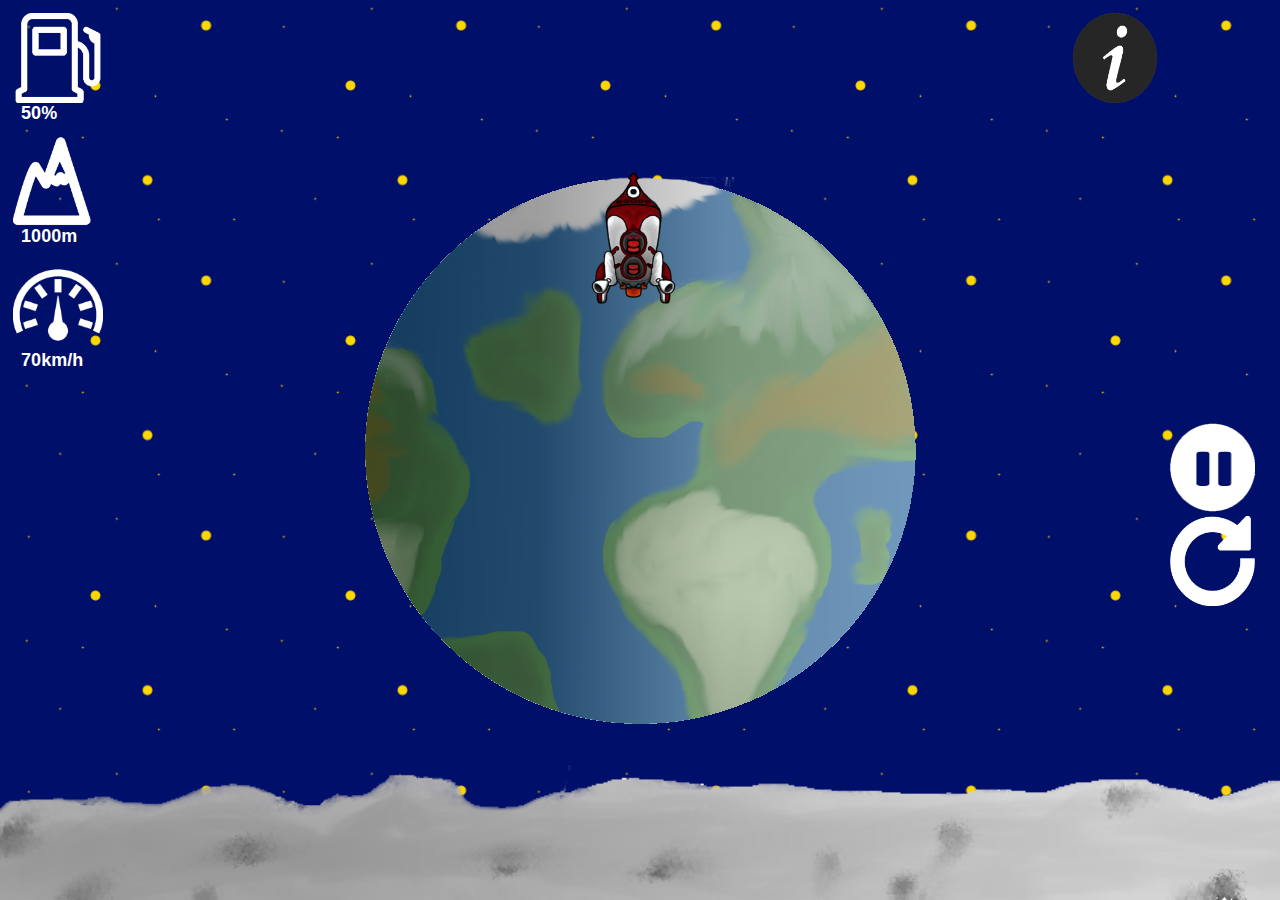
<file: index.html>
<!DOCTYPE html>
<html>
	<head>
		<title> Lunar Lander </title>
       	 	<meta name="description" content="Lunar Lander">
        	<meta charset="UTF-8">
        	<link type="text/css" rel="stylesheet" href="css/horizontal.css">
	</head>

	<body>
		<div id="contenedor">
        	<div class="izquierda">
            	<div class="panel_control">
            		<img src="img/gasolina.png" alt="Gasolina"><br><span id="margen1">50%</span><br>
               		<img src="img/altitud.png" alt="Altitud"><br><span id="margen1">1000m</span><br>
               		<img src="img/velocidad.png" alt="Velocidad"><br><span id="margen1">70km/h</span><br>
                </div>
            </div>
            <div class="centro">
            	<img id="nave" src="img/nave_off.png" alt="Nave">
            </div>
            <div class="derecha">
            	<div class="menu_botones">
                	<a href="pausa.html"><img id="img_pausa" src="img/pause.png"></a>
                	<a href="index.html"><img id="img_reinicio" src="img/reinicio.png"></a>
                 </div>
            	<a href="informacion.html"><img id="informacion" src="img/informacion.png"></a>
            </div>
     	</div>
        <div class="luna"></div>
    
	</body>
</html>
</file>
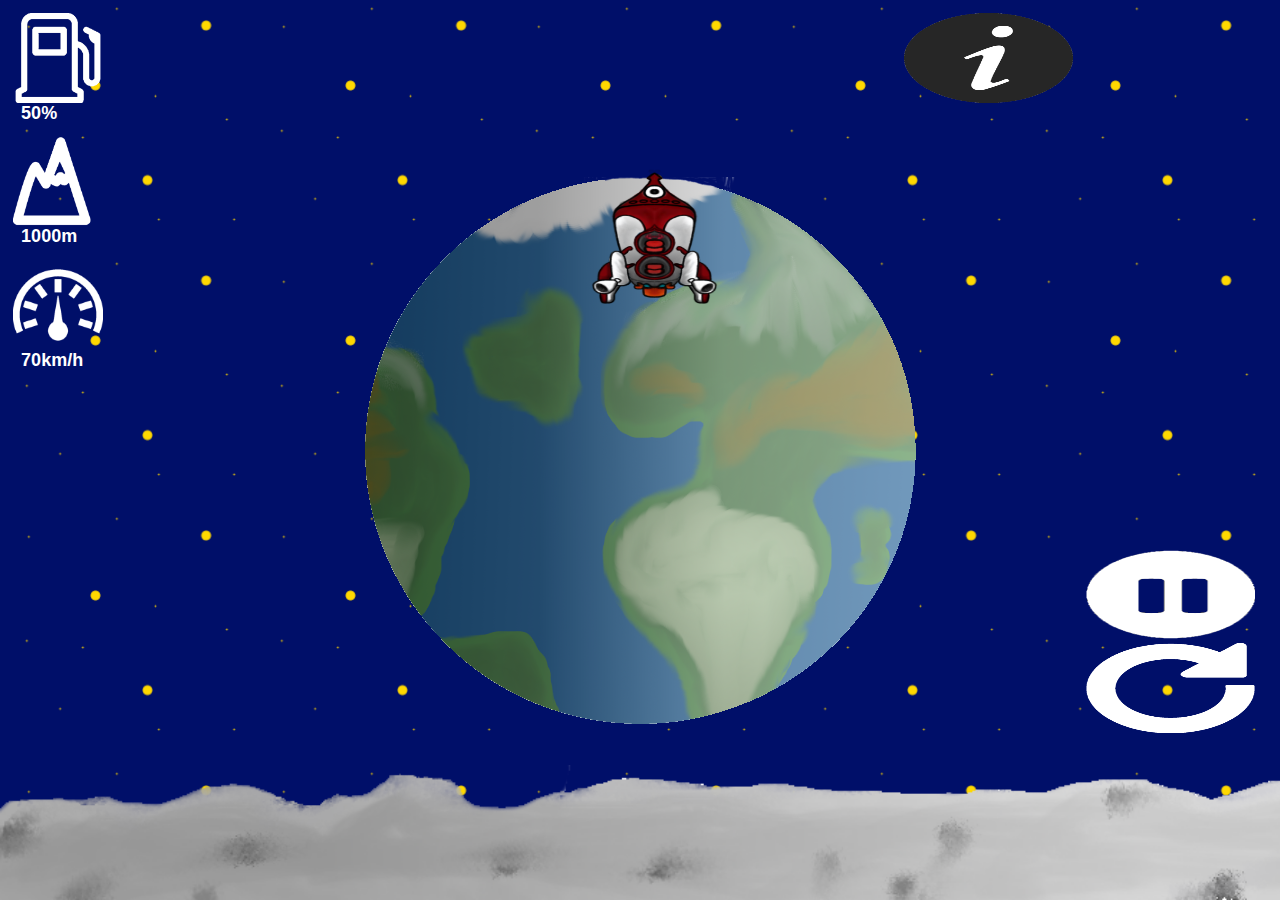
<file: index2.html>
<!DOCTYPE html>
<html>
	<head>
		<title> Lunar Lander </title>
       	 	<meta name="description" content="Lunar Lander">
        	<meta charset="UTF-8">
        	<link type="text/css" rel="stylesheet" href="css/vertical.css">
	</head>

	<body>
		<div id="contenedor">
        	<div class="izquierda">
            	<div class="panel_control">
            		<img src="img/gasolina.png" alt="Gasolina"><br><span id="margen1">50%</span><br>
               		<img src="img/altitud.png" alt="Altitud"><br><span id="margen1">1000m</span><br>
               		<img src="img/velocidad.png" alt="Velocidad"><br><span id="margen1">70km/h</span><br>
                </div>
            </div>
            <div class="centro">
            	<img id="nave" src="img/nave_off.png" alt="Nave">
            </div>
            <div class="derecha">
            	<div class="menu_botones">
                	<a href="pausavertical.html"><img id="img_pausa" src="img/pause.png"></a>
                	<a href="index2.html"><img id="img_reinicio" src="img/reinicio.png"></a>
                 </div>
            	<a href="infovertical.html"><img id="informacion" src="img/informacion.png"></a>
            </div>
     	</div>
        <div class="luna"></div>
    
	</body>
</html>
</file>
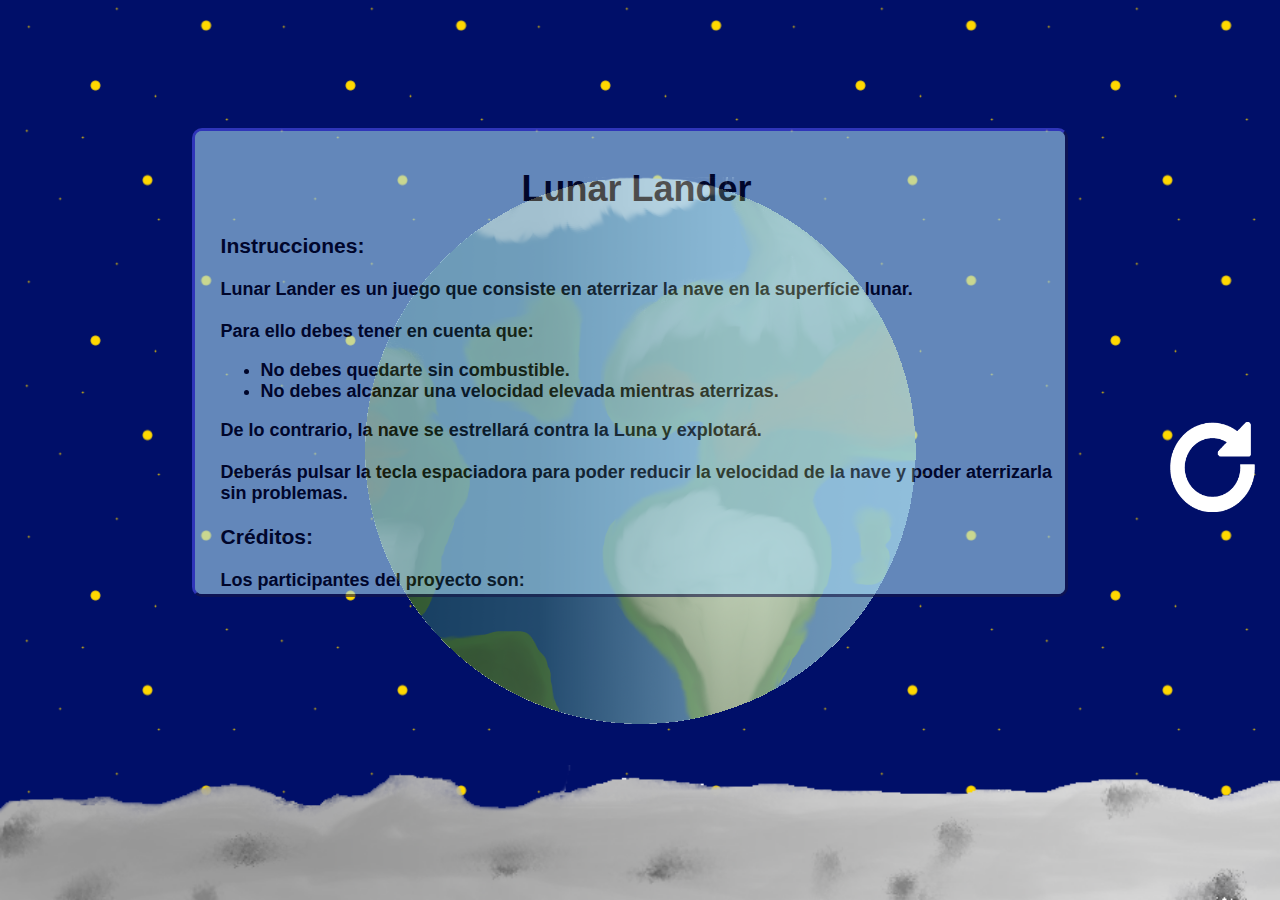
<file: informacion.html>
<!DOCTYPE html>
<html>
	<head>
		<title> Lunar Lander </title>
       	 	<meta name="description" content="Lunar Lander">
        	<meta charset="UTF-8">
        	<link type="text/css" rel="stylesheet" href="css/horizontal.css">
	</head>

	<body>
		<div id="contenedor">
        	<div class="izquierda">
            	<div id="panel_info"class="texto_info">
                	<h1>Lunar Lander</h1>
                    <h3>Instrucciones:</h3>
                    <p>Lunar Lander es un juego que consiste en aterrizar la nave en la superfície lunar. <br><br> Para ello debes tener en cuenta que:
                    <b><ul>
           		 		<li>No debes quedarte sin combustible.</li>
            			<li>No debes alcanzar una velocidad elevada mientras aterrizas.</li>
        </ul></b>
        De lo contrario, la nave se estrellará contra la Luna y explotará.<br><br> Deberás pulsar la tecla espaciadora para poder reducir la velocidad de la nave y poder aterrizarla sin problemas.
        		 	<h3>Créditos:</h3>
                    Los participantes del proyecto son:
    <b><ul>
        <li>Clientes:</li>
        <ul>
            <li>Pau Romero</li>
            <li>Víctor García</li>
            <li>Alejandro Suárez</li>
        </ul><br>
        <li>Menciones:</li>
        <ul>
            <li>Lluís Cifre</li>
            <li>Oscar</li>
            <li>Jamal</li>
        </ul><br>
        <li>Programadora:</li>
        <ul>
            <li>Isabel Martínez Ureña</li>
        </ul>
    </ul></b>
        </p>
                </div>
            </div>
            <div class="centro">
            </div>
            <div class="derecha">
            	<div class="menu_botones">
                	<a href="index.html"><img id="img_reinicio" src="img/reinicio.png"></a>
                 </div>
            </div>
     	</div>
        <div class="luna"></div>
    
	</body>
</html>
</file>
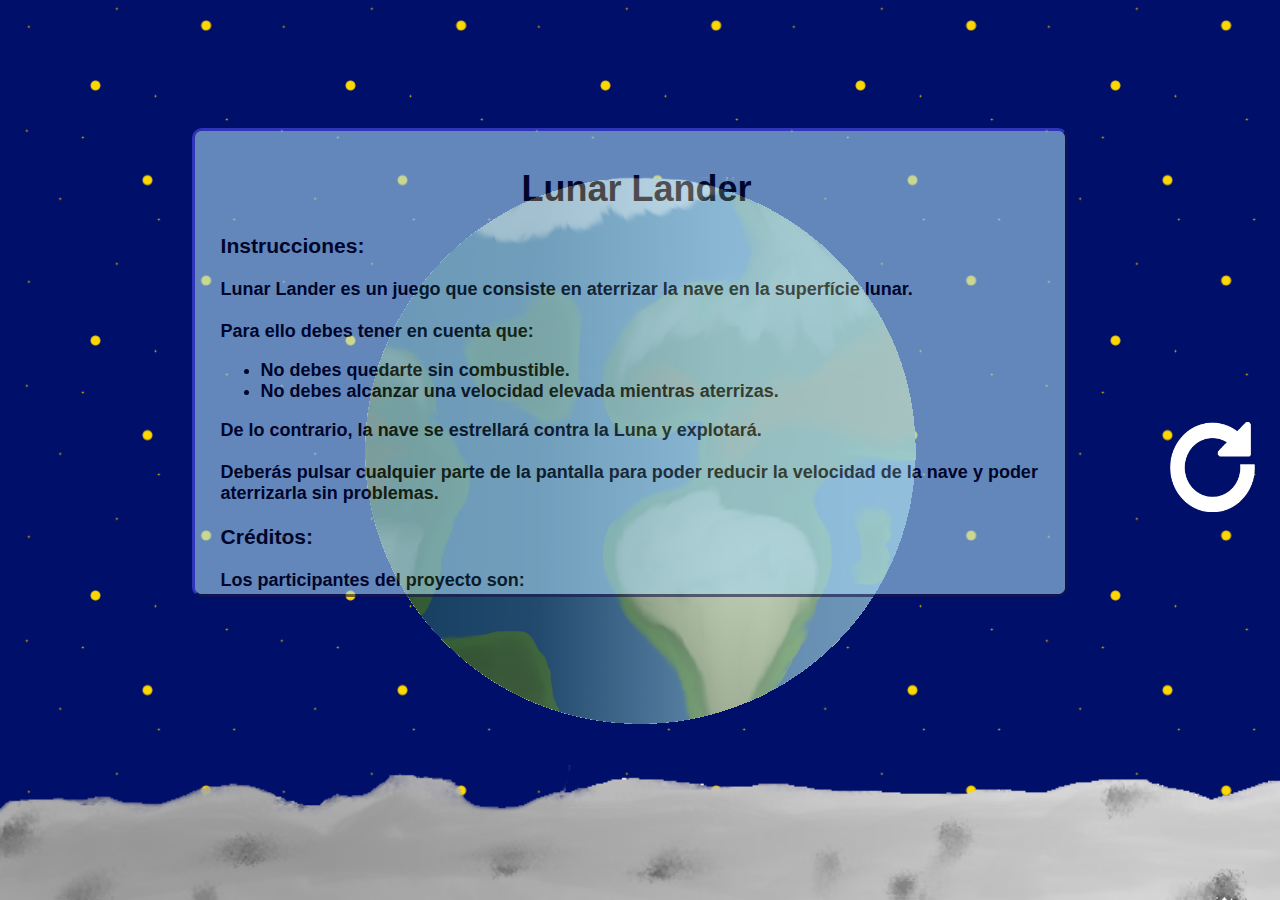
<file: infovertical.html>
<!DOCTYPE html>
<html>
	<head>
		<title> Lunar Lander </title>
       	 	<meta name="description" content="Lunar Lander">
        	<meta charset="UTF-8">
        	<link type="text/css" rel="stylesheet" href="css/horizontal.css">
	</head>

	<body>
		<div id="contenedor">
        	<div class="izquierda">
            	<div id="panel_info"class="texto_info">
                	<h1>Lunar Lander</h1>
                    <h3>Instrucciones:</h3>
                    <p>Lunar Lander es un juego que consiste en aterrizar la nave en la superfície lunar. <br><br> Para ello debes tener en cuenta que:
                    <b><ul>
           		 		<li>No debes quedarte sin combustible.</li>
            			<li>No debes alcanzar una velocidad elevada mientras aterrizas.</li>
        </ul></b>
        De lo contrario, la nave se estrellará contra la Luna y explotará.<br><br> Deberás pulsar cualquier parte de la pantalla para poder reducir la velocidad de la nave y poder aterrizarla sin problemas.
        		 	<h3>Créditos:</h3>
                    Los participantes del proyecto son:
    <b><ul>
        <li>Clientes:</li>
        <ul>
            <li>Pau Romero</li>
            <li>Víctor García</li>
            <li>Alejandro Suárez</li>
        </ul><br>
        <li>Menciones:</li>
        <ul>
            <li>Lluís Cifre</li>
            <li>Oscar</li>
            <li>Jamal</li>
        </ul><br>
        <li>Programadora:</li>
        <ul>
            <li>Isabel Martínez Ureña</li>
        </ul>
    </ul></b>
        </p>
                </div>
            </div>
            <div class="centro">
            </div>
            <div class="derecha">
            	<div class="menu_botones">
                	<a href="index2.html"><img id="img_reinicio" src="img/reinicio.png"></a>
                 </div>
            </div>
     	</div>
        <div class="luna"></div>
    
	</body>
</html>
</file>
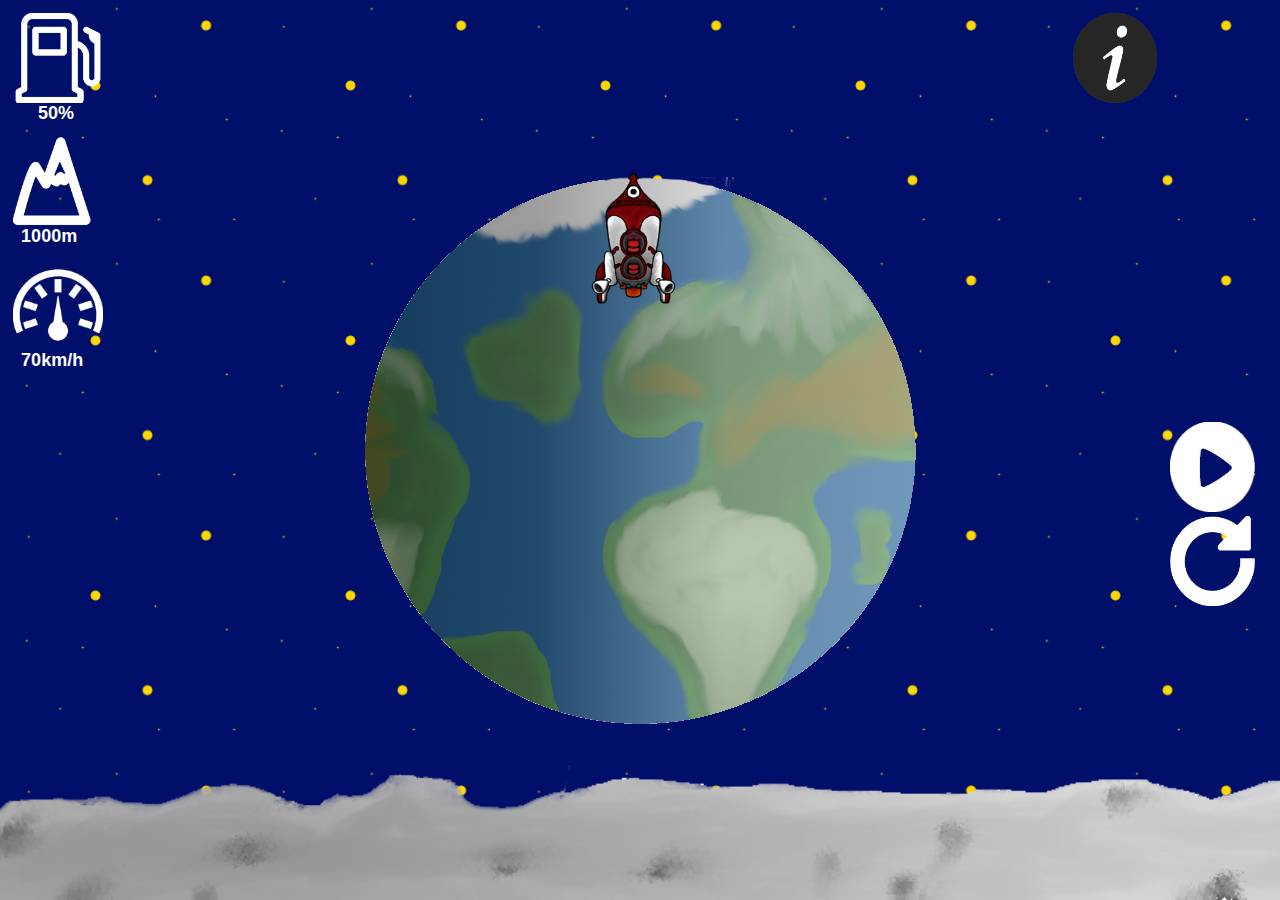
<file: pausa.html>
<!DOCTYPE html>
<html>
	<head>
		<title> Lunar Lander </title>
       	 	<meta name="description" content="Lunar Lander">
        	<meta charset="UTF-8">
        	<link type="text/css" rel="stylesheet" href="css/horizontal.css">
	</head>

	<body>
		<div id="contenedor">
        	<div class="izquierda">
            	<div class="panel_control">
            		<img src="img/gasolina.png" alt="Gasolina"><br><span id="margen2">50%</span><br>
               		<img src="img/altitud.png" alt="Altitud"><br><span id="margen1">1000m</span><br>
               		<img src="img/velocidad.png" alt="Velocidad"><br><span id="margen1">70km/h</span><br>
                </div>
            </div>
            <div class="centro">
            	<img id="nave" src="img/nave_off.png" alt="Cohete">
            </div>
            <div class="derecha">
            	<div class="menu_botones">
                	<a href="index.html"><img id="img_play" src="img/play.png"></a>
                	<a href="index.html"><img id="img_reinicio" src="img/reinicio.png"></a>
                 </div>
            	<a href="informacion.html"><img id="informacion" src="img/informacion.png"></a>
            </div>
     	</div>
        <div class="luna"></div>
	</body>
</html>
</file>
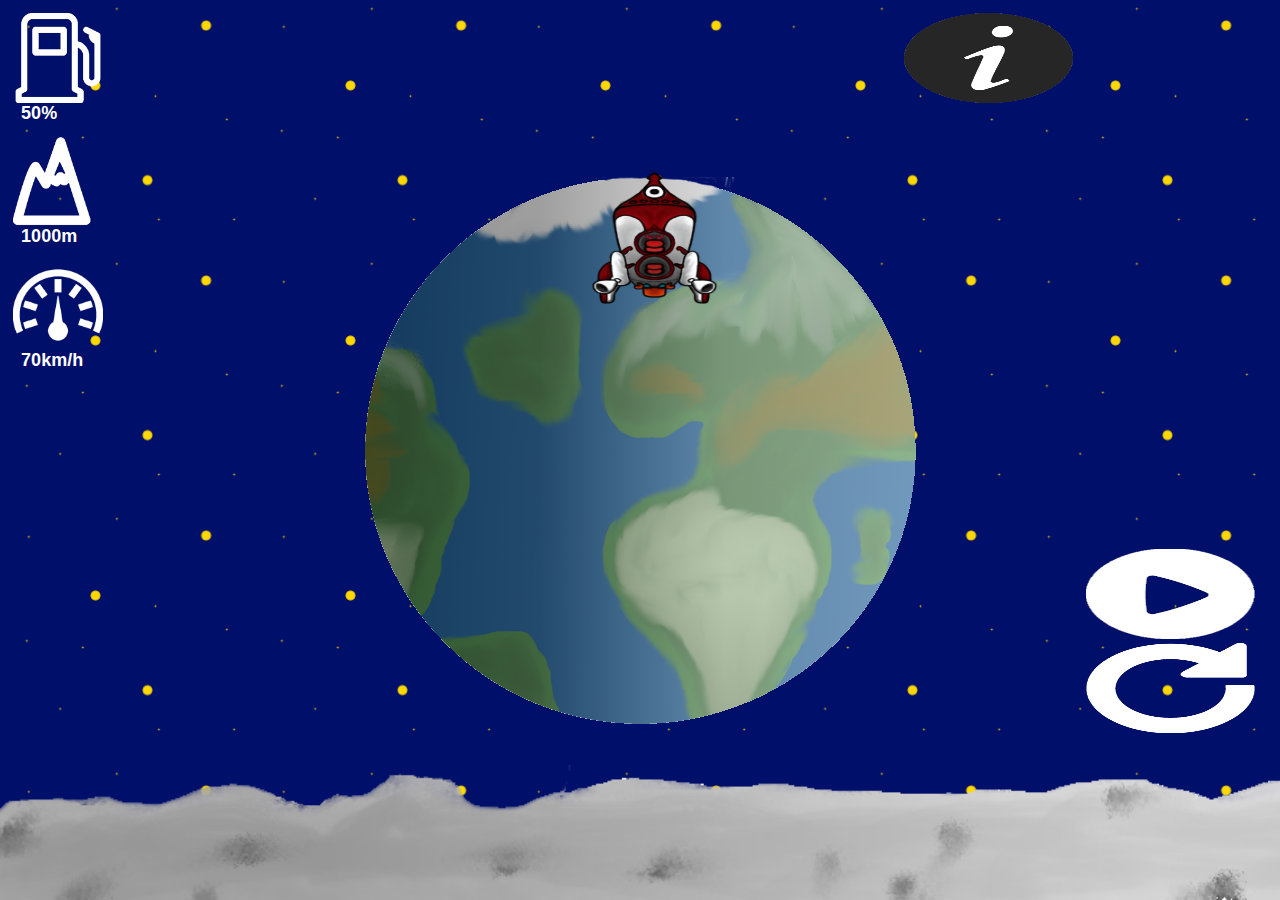
<file: pausavertical.html>
<!DOCTYPE html>
<html>
	<head>
		<title> Lunar Lander </title>
       	 	<meta name="description" content="Lunar Lander">
        	<meta charset="UTF-8">
        	<link type="text/css" rel="stylesheet" href="css/vertical.css">
	</head>

	<body>
		<div id="contenedor">
        	<div class="izquierda">
            	<div class="panel_control">
            		<img src="img/gasolina.png" alt="Gasolina"><br><span id="margen1">50%</span><br>
               		<img src="img/altitud.png" alt="Altitud"><br><span id="margen1">1000m</span><br>
               		<img src="img/velocidad.png" alt="Velocidad"><br><span id="margen1">70km/h</span><br>
                </div>
            </div>
            <div class="centro">
            	<img id="nave" src="img/nave_off.png" alt="Nave">
            </div>
            <div class="derecha">
            	<div class="menu_botones">
                	<a href="index2.html"><img id="img_play" src="img/play.png"></a>
                	<a href="index2.html"><img id="img_reinicio" src="img/reinicio.png"></a>
                 </div>
            	<a href="infovertical.html"><img id="informacion" src="img/informacion.png"></a>
            </div>
     	</div>
        <div class="luna"></div>
    
	</body>
</html>
</file>
<file: css/horizontal.css>
html{
	padding-left: 0px;
    padding-right: 0px;
    padding-top: 0px;
    padding-bottom: 0px;
	height: 100%;
	width: 100%;
	
}
body {
	height: 100%;
	width: 100%;
	margin: 0%;
	background-image:url(../img/estrellas.png);
	background-repeat:repeat;
	
}

#contenedor{
	width: 100%; 
	height: 100%;
	background-image:url(../img/tierra.png);
	background-repeat:no-repeat;
	background-position:50% 50%;
	position:absolute;
	
}

.izquierda{
	height: 100%;
	width: 33%; 
	float:left;
	
}
.centro{
	width: 33%; 
	height: 100%;
	float:left;
}

.derecha{
	width: 33%; 
	height: 100%;
	float:left;
	
}

.panel_control{
	width:100%;
	height:100%;
	left:0px;
	color:#FFF;
	font-family:Verdana, Geneva, sans-serif;
	font-size:large;
	font-weight:bold;
}

.panel_control img{
    margin-top: 3%;
    margin-left: 3%;
    height: 10%;
    position: relative;
    display: inline-block;
    vertical-align: middle;
}

#margen1{
    margin-left: 5%;
}

#margen2{
    margin-left: 9%;
}

#nave{
	background-repeat:no-repeat;
	height: 15%;
	width: 20%;
	margin: 40%;
}

.menu_botones{
    width: 20%;
    height: 10%;
	float:right;
    margin-top: 100%;
    margin-right: 3%;
}


#informacion{
	height: 10%;
	width: 20%;
	float:right;
	margin-top:3%;
	margin-right: 3%;
	
}

#img_play{
	height:100%;
	width: 100%;
}


#img_pausa{
	height:100%;
	width: 100%;
}

#img_reinicio{
	height:100%;
	width: 100%;
}

.luna {	
	width: 100%; 
	height: 15%;	
	background: url(../img/fondo_lunar.png);
	background-size: cover;
	background-repeat:no-repeat;
	position: absolute;
	bottom: 0%;
	left: 0%;
			
}

.texto_info{
	color:#000;
	font-family:Verdana, Geneva, sans-serif;
	font-size:large;
	font-weight:bold;
	
}

#panel_info{
    border: outset;
	border-color:#339;
	background-color:#A5D7F1;	
	border-radius: 10px 10px 10px 10px;
	opacity:0.6;
    padding-top: 1%;
	padding-left:2%;
	padding-right:1%;
	margin-top:10%;
	margin-left:15%;
	overflow:auto;
    position: absolute;
    height: 50%;
    width: 65%;
}

h1{
	text-align:center;
}
p{
	text-align:justify;
}
</file>
<file: css/vertical.css>
html{
	padding-left: 0px;
    padding-right: 0px;
    padding-top: 0px;
    padding-bottom: 0px;
	height: 100%;
	width: 100%;
	
}
body {
	height: 100%;
	width: 100%;
	margin: 0%;
	background-image:url(../img/estrellas.png);
	background-repeat:repeat;
	
}

#contenedor{
	width: 100%; 
	height: 100%;
	background-image:url(../img/tierra.png);
	background-repeat:no-repeat;
	background-position:50% 50%;
	position:absolute;
	
}

.izquierda{
	height: 100%;
	width: 33%; 
	float:left;
	
}
.centro{
	width: 33%; 
	height: 100%;
	float:left;
}

.derecha{
	width: 33%; 
	height: 100%;
	float:left;
	
}

.panel_control{
	width:100%;
	height:100%;
	left:0px;
	color:#FFF;
	font-family:Verdana, Geneva, sans-serif;
	font-size:large;
	font-weight:bold;
}

.panel_control img{
    margin-top: 3%;
    margin-left: 3%;
    height: 10%;
    display: inline-block;
    vertical-align: middle;
}

#margen1{
    margin-left: 5%;
}

#margen2{
    margin-left: 9%;
}

#nave{
	background-repeat:no-repeat;
	height: 15%;
	width: 30%;
	margin: 40%;
}

.menu_botones{
    width: 40%;
    height: 10%;
	float:right;
    margin-top: 130%;
    margin-right: 3%;
}


#informacion{
	height: 10%;
	width: 40%;
	float:right;
	margin-top:3%;
	margin-right: 3%;
	
}

#img_play{
	height:100%;
	width: 100%;
}


#img_pausa{
	height:100%;
	width: 100%;
}

#img_reinicio{
	height:100%;
	width: 100%;
}

.luna {	
	width: 100%; 
	height: 15%;	
	background: url(../img/fondo_lunar.png);
	background-size: cover;
	background-repeat:no-repeat;
	position: absolute;
	bottom: 0%;
	left: 0%;
			
}

.texto_info{
	color:#000;
	font-family:Verdana, Geneva, sans-serif;
	font-size:large;
	font-weight:bold;
	
}

#panel_info{
    border: outset;
	border-color:#339;
	background-color:#A5D7F1;	
	border-radius: 10px 10px 10px 10px;
	opacity:0.6;
    padding-top: 1%;
	padding-left:2%;
	padding-right:1%;
	margin-top:10%;
	margin-left:15%;
	overflow:auto;
    position: absolute;
    height: 50%;
    width: 65%;
}

h1{
	text-align:center;
}
p{
	text-align:justify;
}
</file>
